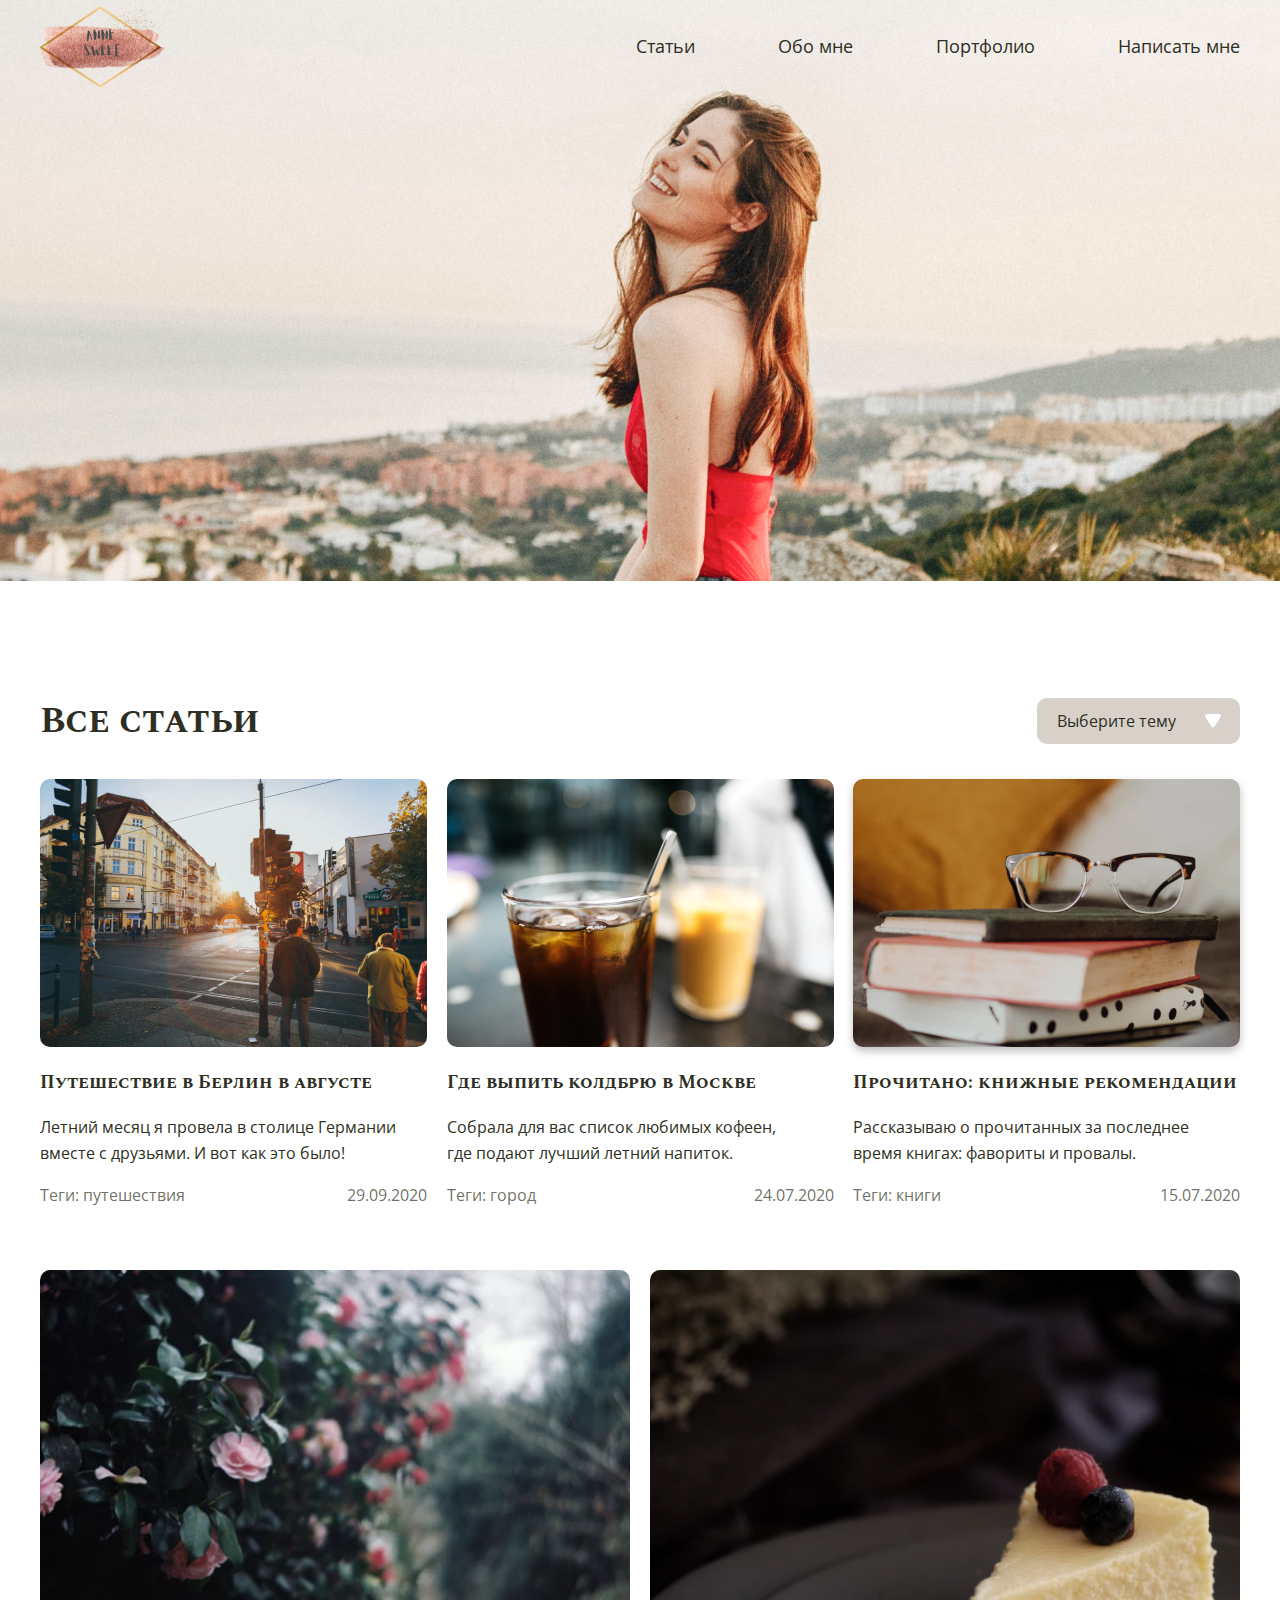
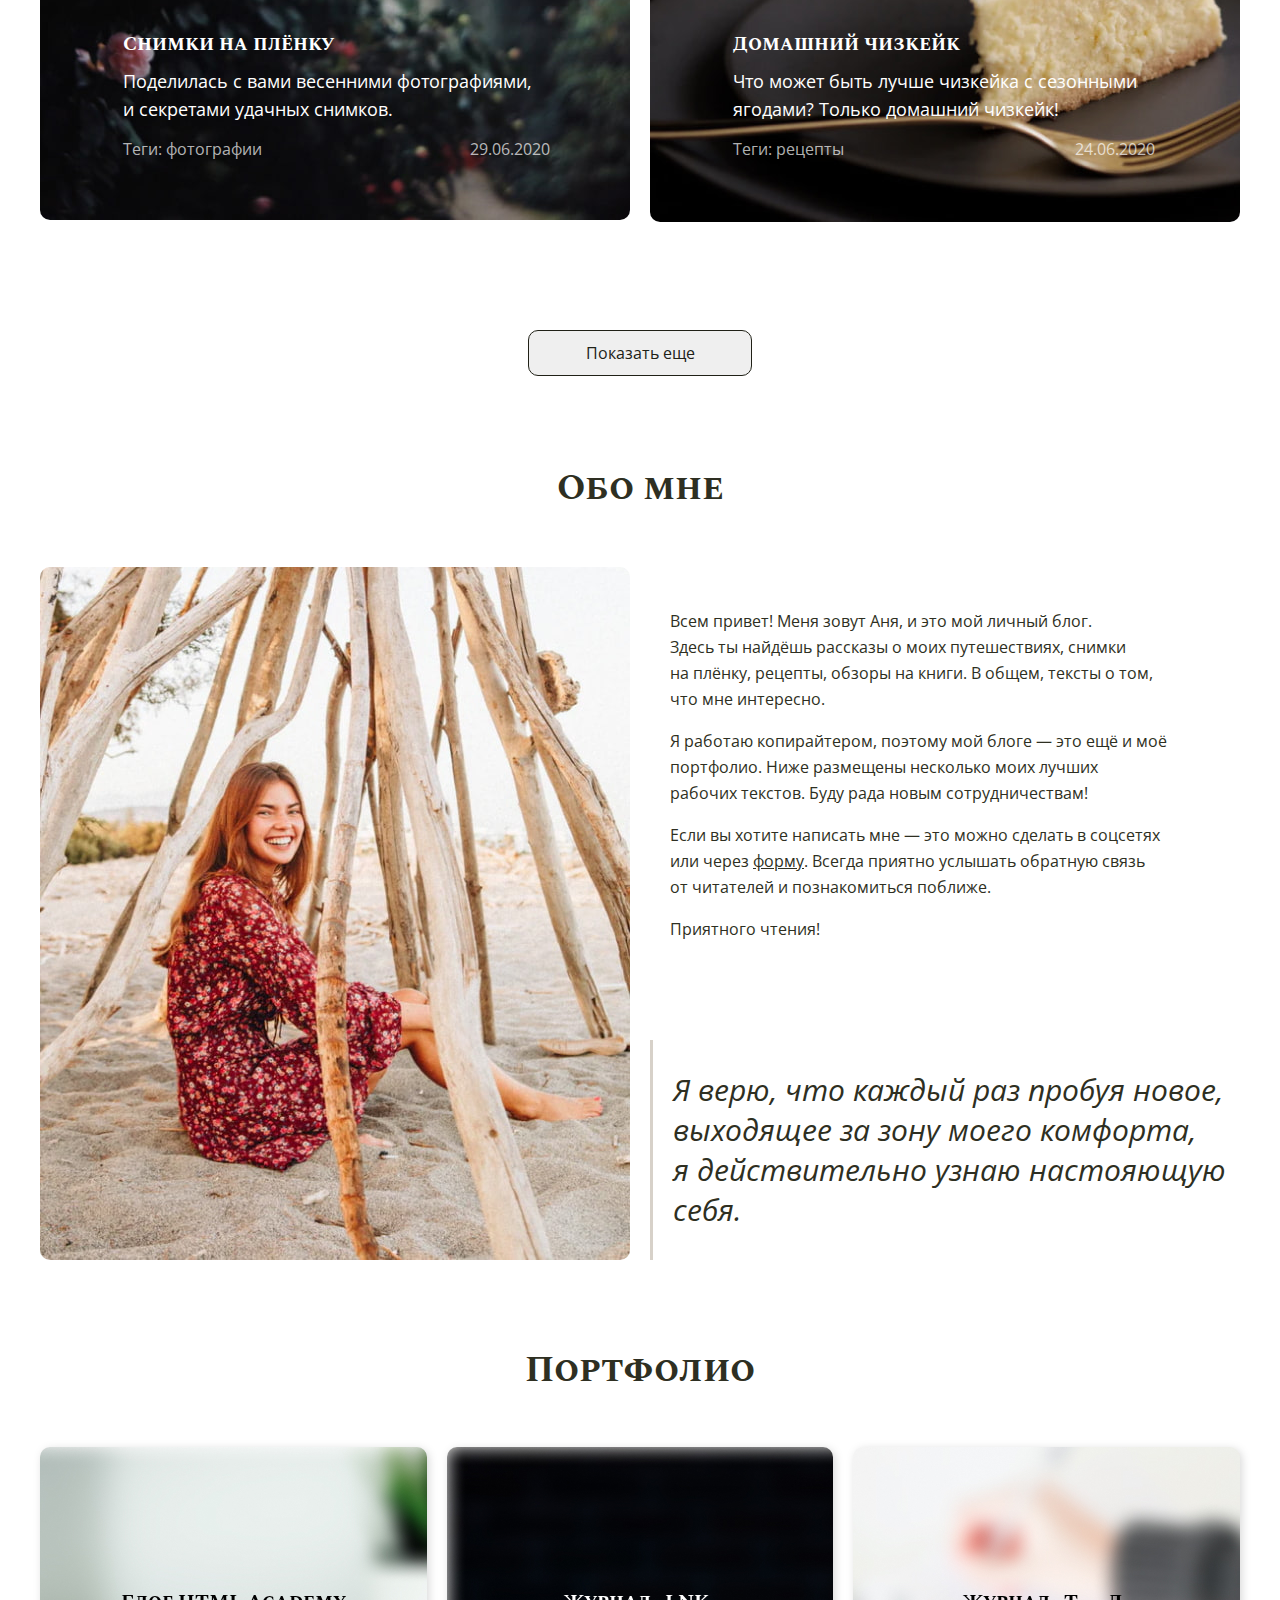
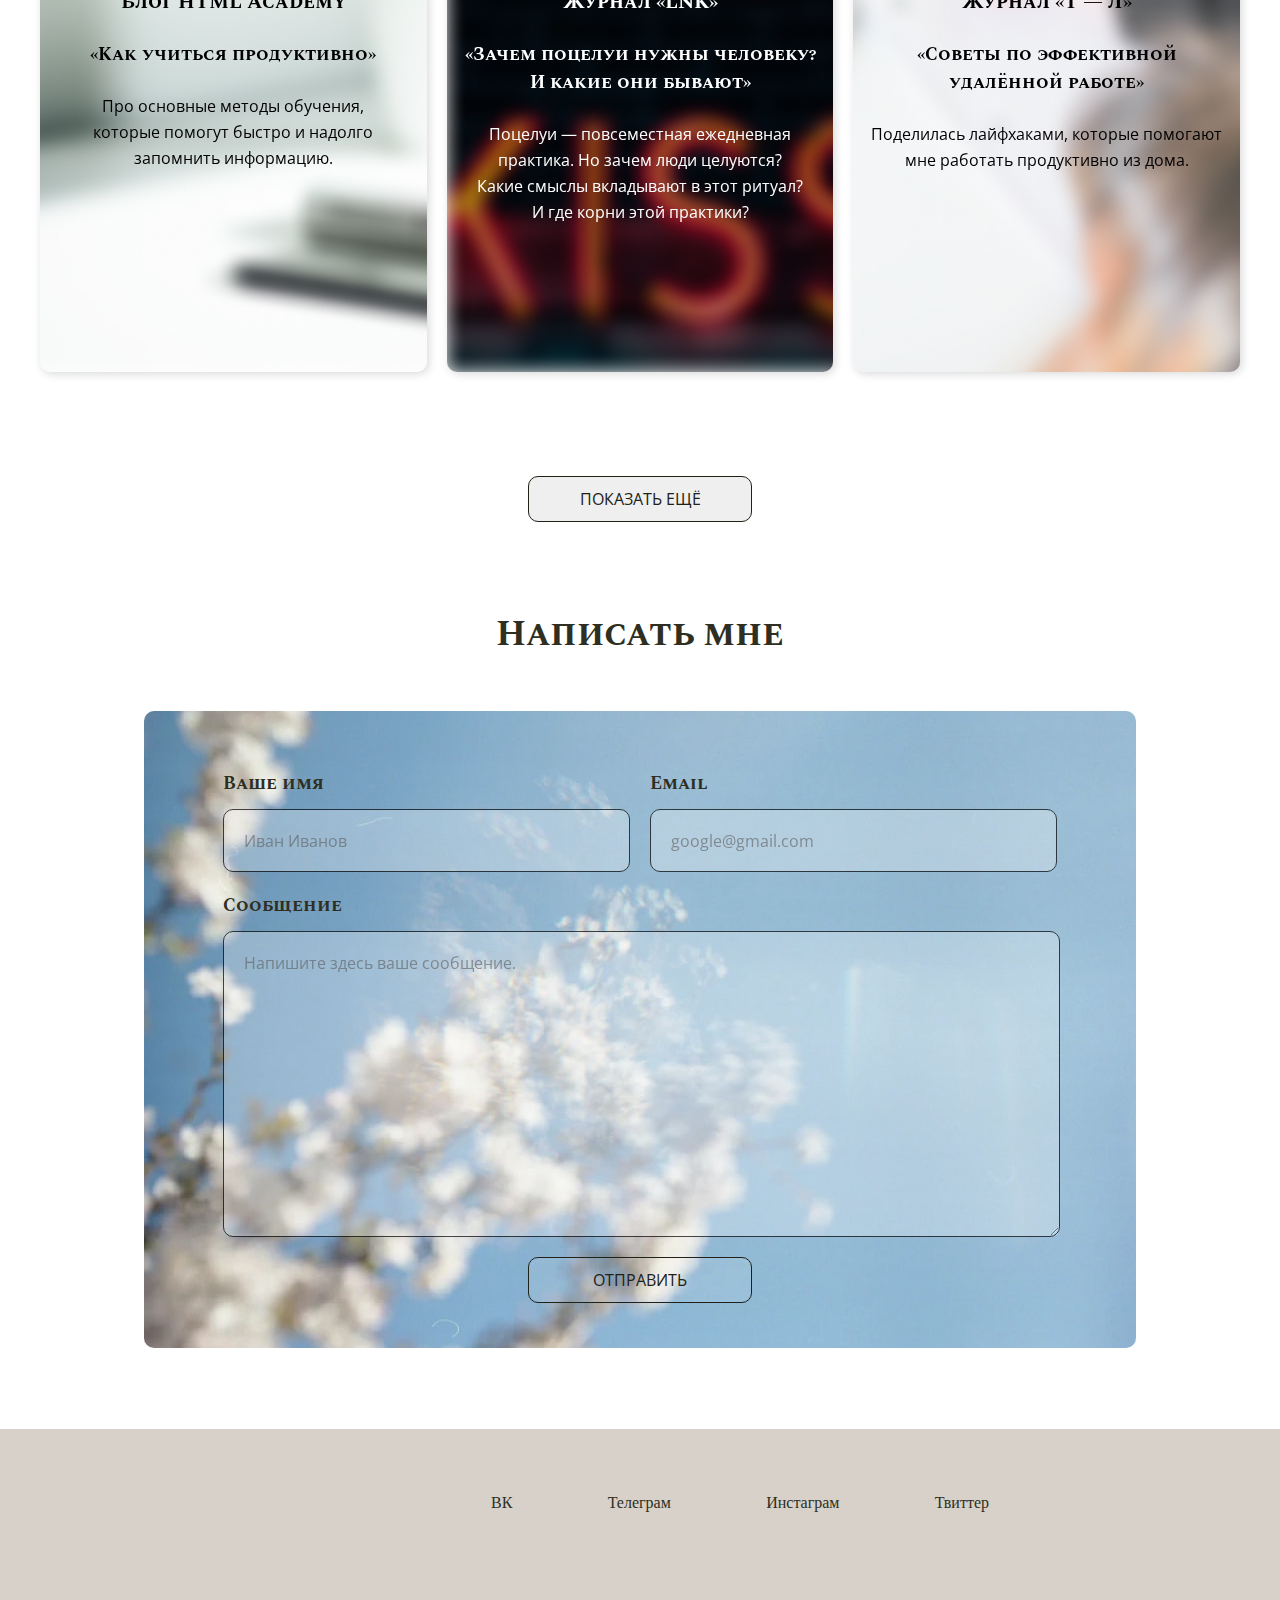
<file: index.html>
<!DOCTYPE html>
<html lang="ru">

<head>
  <meta http-equiv="Content-Type" content="text/html; charset=utf-8">
  <meta name="viewport" content="width=device-width, initial-scale=1.0">
  <meta name="Description" content="Интересные статьи из жизни Anne Sweet. Здесь ты найдёшь рассказы о моих путешествиях, снимки<br>
  на плёнку, рецепты, обзоры на книги.">
  <title>Блог Анны</title>
  <link rel="stylesheet" href="style/style.css">
</head>

<body>
  <header class="header">
    <div class="container">

      <div class="header__wrap">
        <div class="header__logo">
          <img src="img/logo.webp" width="130" height="83" alt="Anne sweet">
        </div>
        <nav class='header__nav'>
          <ul class='header__list'>
            <li class='header__item'>
              <a href="#articles" class='header__link'>Статьи</a>
            </li>
            <li class='header__item'>
              <a href="#blog" class='header__link'>Обо мне</a>
            </li>
            <li class='header__item'>
              <a href="#portfolio" class='header__link'>Портфолио</a>
            </li>
            <li class='header__item'>
              <a href="#write" class='header__link'>Написать мне</a>
            </li>
          </ul>
        </nav>
      </div>
    </div>
  </header>

  <main>

    <div class="container">
      <section class="articles" id='articles'>
        <header class='articles__header'>
          <h2 class="articles__title">Все статьи</h2>
          <label for='select' class='articles__label'>Выберите категорию статей</label>
          <select id='select' class='articles__select'>
            <option hidden>Выберите тему</option>
            <option value="travels">Путешествия</option>
            <option value="city">Город</option>
            <option value="books">Книги</option>
            <option value="images">Фотографии</option>
            <option value="cook">Рецепты</option>
            <option value="all">Все статьи</option>
          </select>

        </header>
        <div class='articles__content-1'>
          <article data-category="travels" class='articles__category'>
            <a href="Article.html" class="articles__link">
              <img src="img/article-1.jpg" alt="Лето в Берлине" class="articles__img" width='387' height='268'>
              <div class='articles__main'>
                <h3 class='articles__subtitle'>Путешествие в Берлин в августе </h3>
                <p class='articles__description'>Летний месяц я провела в столице Германии<br>
                  вместе с друзьями. И вот как это было!</p>
              </div>
              <div class='articles__bottom'>
                <span class='articles__tags'>Теги: путешествия</span>
                <time datetime="2020-09-29">29.09.2020</time>
              </div>
            </a>
          </article>
          <article class='articles__category' data-category="city">
            <a href="Article.html" class="articles__link">
              <img src="img/article-2.jpg" alt="Напиток: Колдрбю" class="articles__img" width='387' height='268'>
              <div class='articles__main'>
                <h3 class='articles__subtitle'>Где выпить колдбрю в Москве</h3>
                <p class='articles__description'>Собрала для вас список любимых кофеен,<br>
                  где подают лучший летний напиток.</p>
              </div>
              <div class='articles__bottom'>
                <span class='articles__tags'>Теги: город</span>
                <time datetime="2020-07-24">24.07.2020</time>
              </div>
            </a>
          </article>
          <article class='articles__category' data-category="books">
            <a href="Article.html" class="articles__link">
              <img src="img/article-3.jpg" alt="Книги и очки" class="articles__img article-3" width='387' height='268'>
              <div class='articles__main'>
                <h3 class='articles__subtitle'>Прочитано: книжные рекомендации</h3>
                <p class='articles__description'>Рассказываю о прочитанных за последнее<br>
                  время книгах: фавориты и провалы.</p>
              </div>
              <div class='articles__bottom'>
                <span class='articles__tags'>Теги: книги</span>
                <time datetime="2020-07-15">15.07.2020</time>
              </div>
            </a>
          </article>
        </div>
        <div class='articles__content-2 '>
          <article class='articles__block-1 articles__category' data-category="images">
            <a href="Article.html" class="articles__link">
              <img src="img/article-4.jpg" alt="Куст с розовыми цветами" class='articles__img' height='550' width='590'>
              <div class='articles__main'>
                <div>
                  <h3 class='articles__subtitle'>Снимки на плёнку</h3>
                  <p class='articles__description'>Поделилась с вами весенними фотографиями, <br>
                    и секретами удачных снимков.</p>
                </div>
                <div class='articles__bottom'>
                  <span class='articles__tags'>Теги: фотографии</span>
                  <time datetime="2020-06-29">29.06.2020</time>
                </div>
              </div>
            </a>
          </article>
          <article class='articles__block-2 articles__category' data-category="cook">
            <a href="Article.html" class="articles__link">
              <img src="img/article-5.jpg" alt="Чизкейк" class='articles__img' height='552' width='590'>
              <div class='articles__main'>
                <div>
                  <h3 class='articles__subtitle'>Домашний чизкейк</h3>
                  <p class='articles__description'>Что может быть лучше чизкейка с сезонными<br>
                    ягодами? Только домашний чизкейк!</p>
                </div>
                <div class='articles__bottom'>
                  <span class='articles__tags'>Теги: рецепты</span>
                  <time datetime="2020-06-24">24.06.2020</time>
                </div>
              </div>
            </a>
          </article>
        </div>

        <button class="articles__button">Показать еще</button>
      </section>
    </div>

    <div class="container">
      <section id='blog' class="blog">
        <h2 class='blog__title'>Обо мне</h2>
        <div class='blog__about-me'>
          <img src='img/about-me.jpg' alt='Девушка сидит на песке' class='blog__img' height='693' width='590'>
          <div class='blog__post'>
            <div class='blog__paragraphs'>
              <p class='blog__paragraph'>Всем привет! Меня зовут Аня, и это мой личный блог.<br>
                Здесь ты найдёшь рассказы о моих путешествиях, снимки<br>
                на плёнку, рецепты, обзоры на книги. В общем, тексты о том,<br>
                что мне интересно.
              </p>
              <p class='blog__paragraph'>
                Я работаю копирайтером, поэтому мой блоге — это ещё и моё<br>
                портфолио. Ниже размещены несколько моих лучших<br>
                рабочих текстов. Буду рада новым сотрудничествам! <br>
              </p>
              <p class='blog__paragraph'>
                Если вы хотите написать мне — это можно сделать в соцсетях<br>
                или через <a href="#write">форму</a>. Всегда приятно услышать обратную связь<br>
                от читателей и познакомиться поближе.
              </p>
              <p class='blog__paragraph paragraph-3'>
                Приятного чтения!
              </p>
            </div>
            <div class='blog__think'>
              <p>Я верю, что каждый раз пробуя новое,<br>
                выходящее за зону моего комфорта,<br>
                я действительно узнаю настояющую<br>
                себя.
            </div>
          </div>
        </div>
      </section>

    </div>
    <div class="container">

      <section class="portfolio" id='portfolio'>

        <h2 class="portfolio__title">Портфолио</h2>
        <div class="portfolio__posts">
          <div class='portfolio__post-1'>
            <h3 class='portfolio__subtitle'>Блог HTML Academy</h3>
            <h4 class='portfolio__subtitle-sub'>«Как учиться продуктивно»</h4>
            <p class='portfolio__paragraph'>Про основные методы обучения,<br>
              которые помогут быстро и надолго<br>
              запомнить информацию.</p>
          </div>
          <div class='portfolio__post-2'>
            <h3 class='portfolio__subtitle'>Журнал «LNK»</h3>
            <h4 class='portfolio__subtitle-sub'>«Зачем поцелуи нужны человеку?<br>
              И какие они бывают»</h4>
            <p class='portfolio__paragraph'>Поцелуи — повсеместная ежедневная<br>
              практика. Но зачем люди целуются?<br>
              Какие смыслы вкладывают в этот ритуал?<br>
              И где корни этой практики?</p>
          </div>
          <div class='portfolio__post-3'>
            <h3 class='portfolio__subtitle'>Журнал «Т — Л»</h3>
            <h4 class='portfolio__subtitle-sub'>«Советы по эффективной<br>
              удалённой работе»</h4>
            <p class='portfolio__paragraph'>Поделилась лайфхаками, которые помогают<br>
              мне работать продуктивно из дома. </p>
          </div>
        </div>
        <button class="portfolio__button">ПОКАЗАТЬ ЕЩЁ</button>
      </section>

    </div>
    <div class="container">
      <div class='container__write'>
        <section class="write" id='write'>
          <h2 class="write__title">Написать мне</h2>
          <fieldset class='write__field'>
            <form method="post">
              <div class='write__data'>
                <div class='write__name'>
                  <label for="name">Ваше имя</label><br>
                  <input type='text' class="write__input write__text" name='name' id='name' placeholder='Иван Иванов'
                    required>
                </div>
                <div class='write__email'>
                  <label for="email">Email</label><br>
                  <input type="email" class="write__input write__text" id="email" name="email"
                    placeholder='google@gmail.com' required>
                </div>
              </div>
              <div class='write__comment-field'>
                <label for='write-field'>Сообщение</label>
                <textarea class="write__comment write__text" id="write-field"
                  placeholder="Напишите здесь ваше сообщение." rows='12' minlength='10' maxlength='200'
                  required></textarea>
              </div>
              <input type="submit" class='write__button' value="ОТПРАВИТЬ">
            </form>
          </fieldset>
        </section>
      </div>
    </div>
  </main>
  <footer class="footer">
    <nav class='footer__nav'>
      <ul class="footer__list">
        <li><a href='#' class='footer__link'>ВК</a></li>
        <li><a href='#' class='footer__link'>Телеграм</a></li>
        <li><a href='#' class='footer__link'>Инстаграм</a></li>
        <li><a href='#' class='footer__link'>Твиттер</a></li>
      </ul>
    </nav>
  </footer>
  <link
    href="https://fonts.googleapis.com/css2?family=Open+Sans:ital,wght@0,400;0,700;1,400&family=Spectral+SC:wght@700&display=swap"
    rel="stylesheet">
  <script src='js/filter.js'></script>
  <script src='js/message.js'></script>
</body>

</html>
</file>
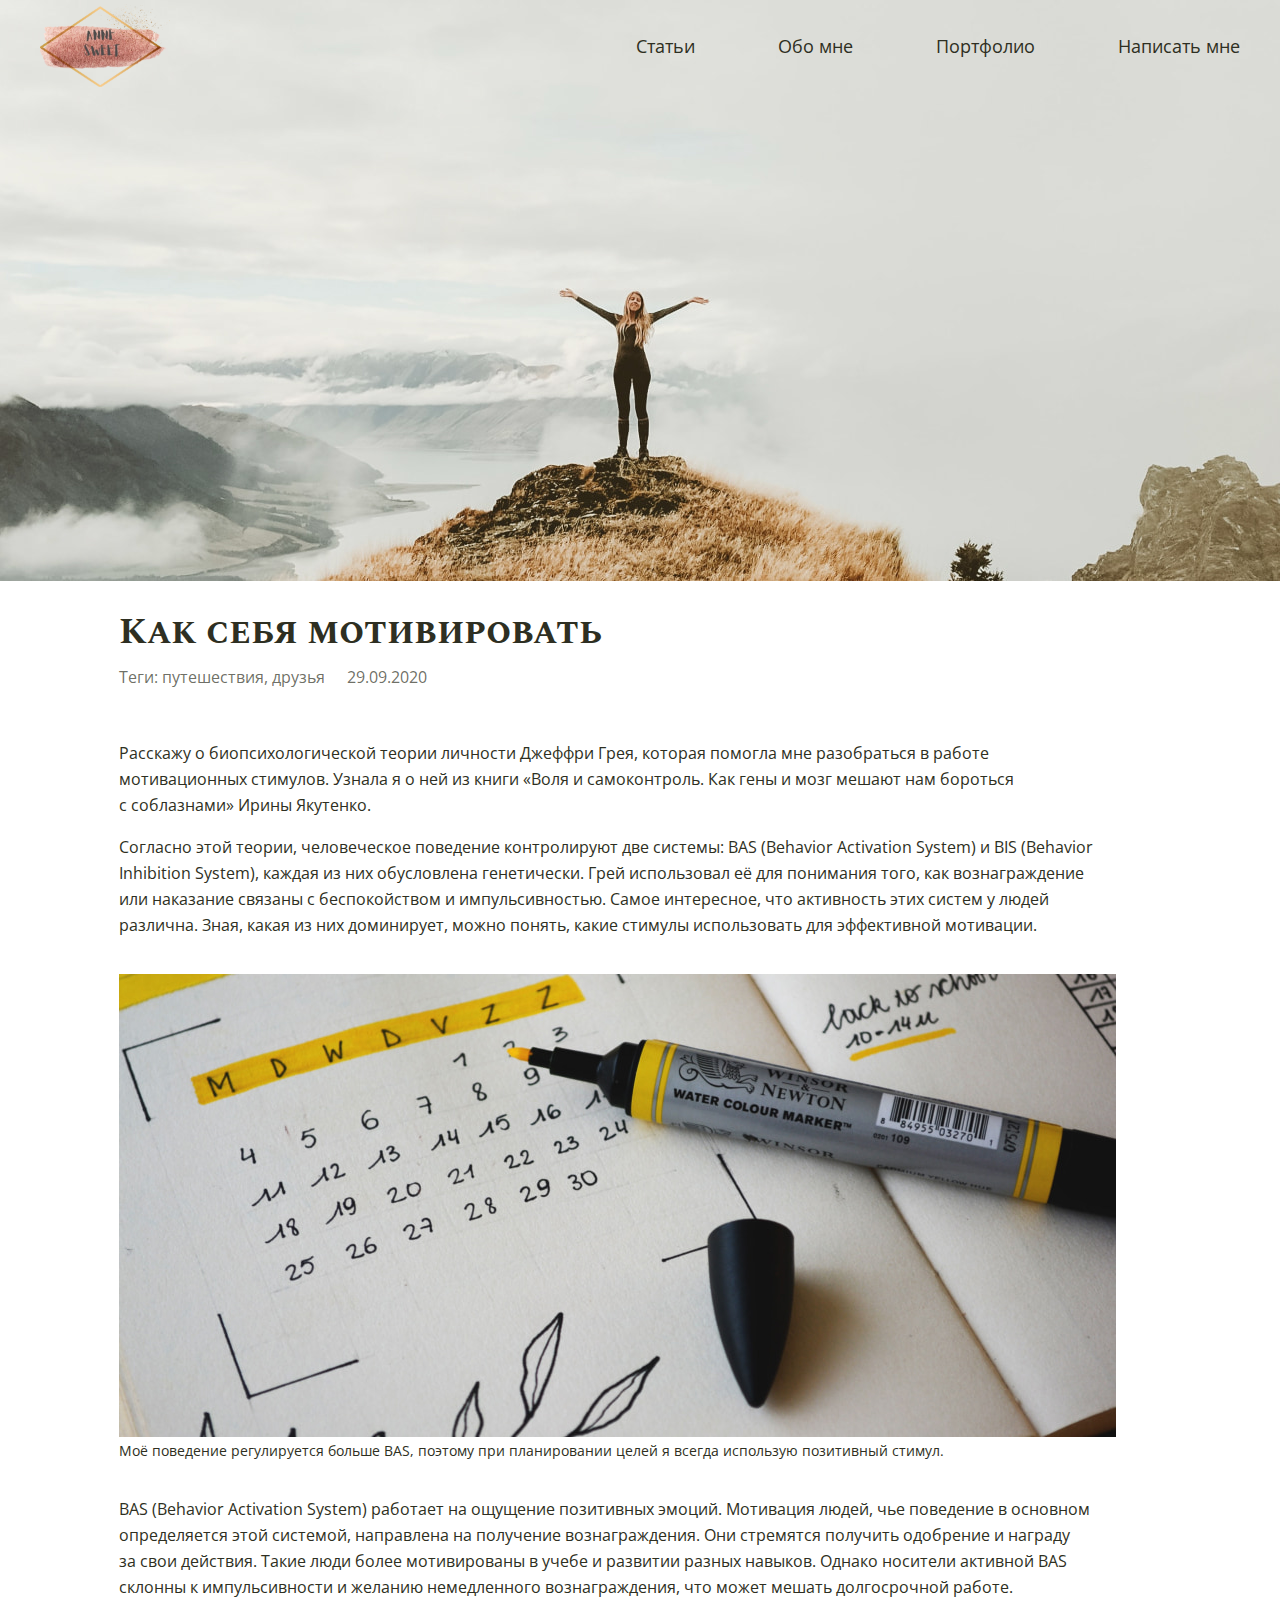
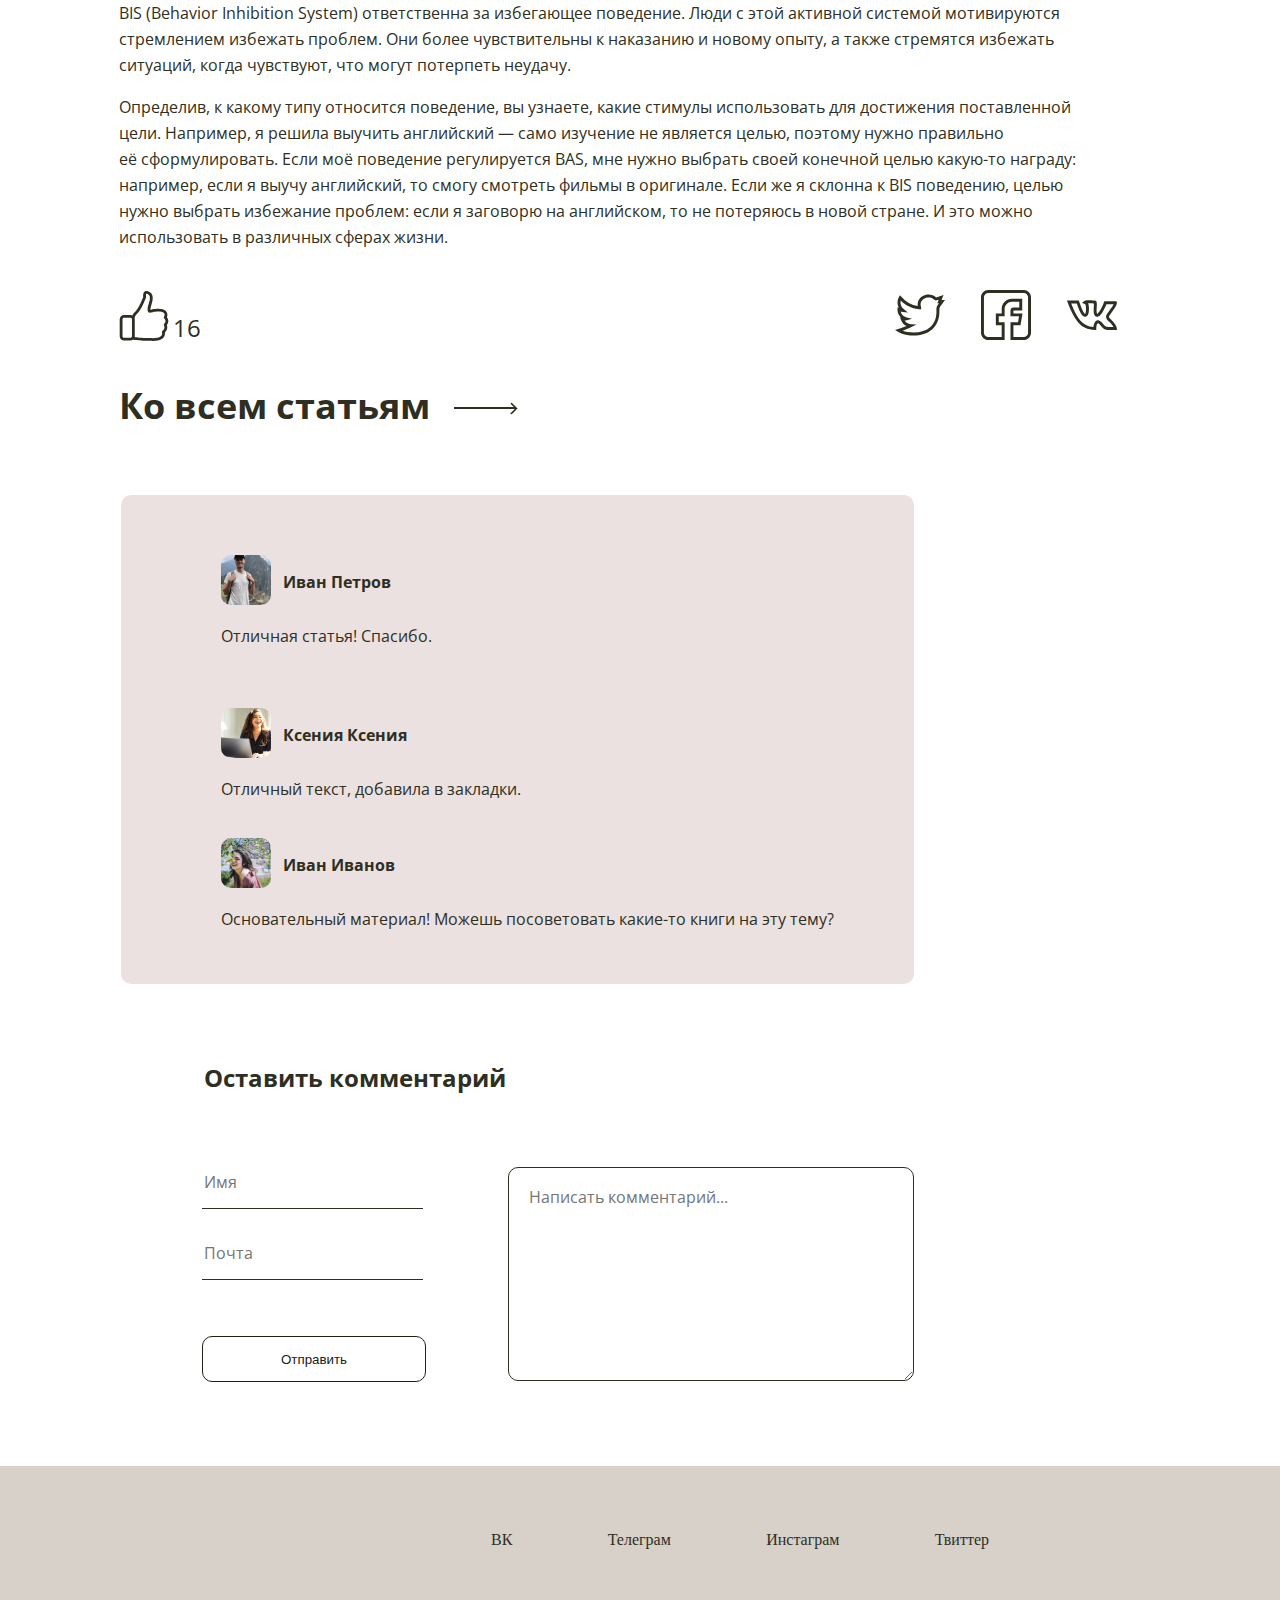
<file: Article.html>
<!DOCTYPE html>
<html lang="ru">

<head>
    <meta http-equiv="Content-Type" content="text/html; charset=utf-8">
    <meta name="viewport" content="width=device-width, initial-scale=1.0">
    <meta name="Description" content="Как себя мотивировать, практические советы">
    <title>Блог Анны</title>
    <link rel="stylesheet" href="style/style.css">

</head>

<body>
    <header class="header-2">
        <div class="container">

            <div class="header__wrap">
                <div class="header__logo">
                    <a href="index.html"><img src="img/logo.webp" width="130" height="83" alt="Anne sweet"></a>
                </div>
                <nav class='header__nav'>
                    <ul class='header__list'>
                        <li class='header__item'>
                            <a href="index.html#articles" class='header__link'>Статьи</a>
                        </li>
                        <li class='header__item'>
                            <a href="index.html#blog" class='header__link'>Обо мне</a>
                        </li>
                        <li class='header__item'>
                            <a href="index.html#portfolio" class='header__link'>Портфолио</a>
                        </li>
                        <li class='header__item'>
                            <a href="index.html#write" class='header__link'>Написать мне</a>
                        </li>
                    </ul>
                </nav>
            </div>
        </div>
    </header>

    <main>

        <section class="article__container">
            <h1 class='article__title'>Как себя мотивировать</h1>
            <div class='article__bottom'>
                <span class='article__tags'>Теги: путешествия, друзья</span>
                <time datetime="2020-09-29">29.09.2020</time>
            </div>
            <p class='article__paragraphs'>
                Расскажу о биопсихологической теории личности Джеффри Грея, которая помогла мне разобраться в работе<br>
                мотивационных стимулов. Узнала я о ней из книги «Воля и самоконтроль. Как гены и мозг мешают нам
                бороться<br> с соблазнами» Ирины Якутенко.
            </p>
            <p class='article__paragraphs'>
                Согласно этой теории, человеческое поведение контролируют две системы: BAS (Behavior Activation System)
                и BIS (Behavior<br> Inhibition System), каждая из них обусловлена генетически. Грей использовал её для
                понимания того, как вознаграждение<br> или наказание связаны с беспокойством и импульсивностью. Самое
                интересное, что активность этих систем у людей<br> различна. Зная, какая из них доминирует, можно
                понять, какие стимулы использовать для эффективной мотивации.
            </p>

            <figure class='article__figure'>
                <img src='img/Article.jpg' class='article__img' width='997' height='463' alt='Календарь'>
                <figcaption>Моё поведение регулируется больше BAS, поэтому при планировании целей я всегда использую
                    позитивный стимул.</figcaption>
            </figure>

            <p class='article__paragraphs'>
                BAS (Behavior Activation System) работает на ощущение позитивных эмоций. Мотивация людей, чье
                поведение в основном <br>определяется этой системой, направлена на получение вознаграждения. Они
                стремятся получить одобрение и награду<br> за свои действия. Такие люди более мотивированы в учебе и
                развитии разных навыков. Однако носители активной BAS<br> склонны к импульсивности и желанию
                немедленного вознаграждения, что может мешать долгосрочной работе.<br> BIS (Behavior Inhibition System)
                ответственна за избегающее поведение. Люди с этой активной системой мотивируются<br> стремлением
                избежать проблем. Они более чувствительны к наказанию и новому опыту, а также стремятся избежать<br>
                ситуаций, когда чувствуют, что могут потерпеть неудачу.
            </p>

            <p class='article__paragraphs'>
                Определив, к какому типу относится поведение, вы узнаете, какие стимулы использовать для достижения
                поставленной<br> цели. Например, я решила выучить английский — само изучение не является целью, поэтому
                нужно правильно<br> её сформулировать. Если моё поведение регулируется BAS, мне нужно выбрать своей
                конечной целью какую-то награду:<br> например, если я выучу английский, то смогу смотреть фильмы в
                оригинале. Если же я склонна к BIS поведению, целью<br> нужно выбрать избежание проблем: если я заговорю
                на английском, то не потеряюсь в новой стране. И это можно<br> использовать в различных сферах жизни.
            </p>
            <div class='article__like-social'>
                <div class='article__like-button'>
                    <button class="article__like" aria-label='like'></button>
                    <span class="article__likes-number">16</span>
                </div>
                <div class='article__social'>
                    <a href="#" class="article__social-link"><img src='img/twitter.svg' width='50' height='50'
                            alt='Twitter'></a>
                    <a href="#" class="article__social-link"><img src='img/facebook.svg' width='50' height='50'
                            alt='Facebook'></a>
                    <a href="#" class="article__social-link"><img src='img/vk.svg' width='50' height='50' alt='VK'></a>
                </div>
            </div>

            <a href='index.html#articles' class='article__link'>
                Ко всем статьям
            </a>

        </section>

        <section class='comments__container'>
            <div class='comments__field'>
                <ul class='comments__list'>
                    <li class="comments__comment comments__comment1">
                        <div class='comments__user'>
                            <img src='img/com-1.jpg' alt='Мужчина на фоне горы' width='50' height='50'
                                class='comments__img'>
                            <p class='comments__name'>Иван Петров</p>
                        </div>
                        <p class='comments__text'>Отличная статья! Спасибо.</p>
                    </li>
                    <li class="comments__comment">
                        <div class='comments__user'>
                            <img src='img/com-2.jpg' alt="Девушка за ноутбуком" width='50' height='50'
                                class='comments__img'>
                            <p class='comments__name'>Ксения Ксения</p>
                        </div>
                        <p class='comments__text'>Отличный текст, добавила в закладки.</p>
                    </li>
                    <li class="comments__comment">
                        <div class='comments__user'>
                            <img src='img/com-3.jpg' alt="Девушка и ветки цветущего дерева" width='50' height='50'
                                class='comments__img'>
                            <p class='comments__name'>Иван Иванов</p>
                        </div>
                        <p class='comments__text'>Основательный материал! Можешь посоветовать какие-то книги на эту
                            тему?</p>
                    </li>
                </ul>
            </div>
            <h2 class='comments__title'>Оставить комментарий</h2>
            <form class='comments__form' name="comment" method="post">
                <div class='comments__inputs'>
                    <p>

                        <input type="text" id="name" name="name" placeholder='Имя'
                            class='comments__input comments__input-sring comments__input-name' required
                            aria-label='Имя'>
                    </p>
                    <p>

                        <input type="email" id="email" name="email" placeholder="Почта"
                            class='comments__input comments__input-sring comments__input-email' required
                            aria-label='Почта'>
                    </p>

                    <button type="submit" class='comments__button'>Отправить</button>

                </div>
                <div>

                    <textarea name="comments__area" class='comments__area comments__input' id='comments-area'
                        placeholder='Написать комментарий...' rows='8' minlength='10' maxlength="200" required
                        aria-label='Комментарий'></textarea>
                </div>

            </form>
        </section>

    </main>
    <footer class="footer">
        <nav class='footer__nav'>
            <ul class="footer__list">
                <li><a href='#' class='footer__link'>ВК</a></li>
                <li><a href='#' class='footer__link'>Телеграм</a></li>
                <li><a href='#' class='footer__link'>Инстаграм</a></li>
                <li><a href='#' class='footer__link'>Твиттер</a></li>
            </ul>
        </nav>
    </footer>
    <link
        href="https://fonts.googleapis.com/css2?family=Open+Sans:ital,wght@0,400;0,700;1,400&family=Spectral+SC:wght@700&display=swap"
        rel="stylesheet">
    <script src="js/like.js"></script>
    <script src='js/comment.js'></script>
</body>

</html>
</file>
<file: style/style.css>
body {
    margin: 0 auto;
    max-width: 1440px;
}

*,
*::after,
*::before {
    box-sizing: border-box;
}

/**/

a {
    color: #2E2F22;
    /* Цвет ссылок */
}

a:visited {
    color: #2E2F22;
    /* Цвет посещенных ссылок */
}

a:active {
    color: #2E2F22;
    /* Цвет активных ссылок */
}

/*Общий контейнер*/
.container {
    max-width: 1200px;
    margin: 0 auto;
}

/*Контейнер Хедера*/
.header__wrap {
    display: flex;
    align-items: center;
    flex-wrap: wrap;
    justify-content: space-between;
}

/*Стили фона Хедера и Хедера2*/
.header {
    background: url('../img/dekstop-1.jpg') no-repeat center;
    height: 581px;
    margin: 0;
}

.header-2 {
    background: url('../img/dekstop-2.jpg') no-repeat center;
    height: 581px;
    margin: 0;
}

/*Стил Хедера*/
.header__logo {
    margin-top: 4px;
}

.header__list {
    display: flex;
    flex-wrap: wrap;
    list-style: none;
    font-family: 'Open Sans', sans-serif;
    font-style: normal;
    font-size: 18px;
    font-weight: normal;
    color: #2E2F22;
}

.header__item {
    margin-right: 83px;

}

.header__item:last-of-type {
    margin-right: 0px;
}

.header__link {
    text-decoration: none;
}


/*Стили Новостных постов*/

.articles__header {
    display: flex;
    justify-content: space-between;
    align-items: center;
    margin-top: 83px;
    position: relative;

}

h2 {
    font-family: 'Spectral SC', serif;
    font-size: 36px;
    font-style: normal;
    font-weight: 700;
    color: #2E2F22;
    font-weight: bold;
}

.articles__label {
    position: absolute;
    right: 10%;
    width: 1px;
    height: 1px;
    margin: -1px;
    padding: 0;
    overflow: hidden;
    white-space: nowrap;
    border: 0;
    clip: rect(0 0 0 0);
    clip-path: inset(100%);
}

.articles__select {
    border: none;
    border-radius: 10px;
    width: 203px;
    height: 46px;
    font-family: 'Open Sans', sans-serif;
    font-style: normal;
    font-weight: normal;
    font-size: 16px;
    color: #2E2F22;
    padding-left: 20px;
    cursor: pointer;
    appearance: none;
    outline: none;
    background: url('../img/Polygon_1.svg') no-repeat 90% 50% #D7D1C9;
}



/*Общее стили в новостях*/
.articles__img {
    border-radius: 10px;
}

.articles__link {
    text-decoration: none;
}

.articles__category.hidden {
    display: none;
}

/*Стили первых 3х новостей*/
.articles__content-1 {
    display: flex;
    justify-content: space-between;
    flex-wrap: wrap;
}

.articles__content-1 .articles__subtitle {
    font-family: 'Spectral SC', serif;
    font-style: normal;
    font-weight: bold;
    font-size: 18px;
    line-height: 27px;
    color: #2E2F22;
}

.articles__content-1 .articles__description {
    font-family: 'Open Sans', sans-serif;
    font-style: normal;
    font-weight: normal;
    font-size: 16px;
    line-height: 26px;
    color: #2E2F22;
}

.articles__content-1 .articles__bottom {
    display: flex;
    align-items: center;
    justify-content: space-between;
    font-family: 'Open Sans', sans-serif;
    font-style: normal;
    font-weight: normal;
    font-size: 16px;
    line-height: 26px;
    color: rgba(46, 47, 34, 0.7);
}

.article-3 {
    filter: drop-shadow(0px 4px 4px rgba(0, 0, 0, 0.25));
}


/*Стили нижней строки новостей */
.articles__content-2 {
    display: flex;
    justify-content: space-between;
    flex-wrap: wrap;
    margin-top: 62px;
}


.articles__block-1 {
    position: relative;
    margin-right: 20px;
}

.articles__block-2 {
    position: relative;
}

.articles__content-2 .articles__main {
    position: absolute;
    top: 61%;
    left: 14%;
}


.articles__content-2 .articles__subtitle {
    font-family: 'Spectral SC', serif;
    font-style: normal;
    font-weight: bold;
    font-size: 20px;
    line-height: 30px;
    color: #FFFFFF;

}

.articles__content-2 .articles__description {
    font-family: 'Open Sans', sans-serif;
    font-style: normal;
    font-weight: normal;
    font-size: 18px;
    line-height: 28px;
    color: #FFFFFF;
    margin-top: -12px;
}

.articles__content-2 .articles__bottom {
    font-family: 'Open Sans', sans-serif;
    font-style: normal;
    font-weight: normal;
    font-size: 16px;
    line-height: 26px;
    color: rgba(255, 255, 255, 0.7);
    display: flex;
    justify-content: space-between;
    margin-top: -5px;
    margin-right: -18px;
}


/*Ктопка для новостей и потфолио*/

.articles__button,
.portfolio__button {
    display: block;
    margin: 0 auto;
    text-align: center;
    border: 1px solid #202117;
    border-radius: 10px;
    width: 224px;
    height: 46px;
    font-family: 'Open Sans', sans-serif;
    font-style: normal;
    font-weight: normal;
    font-size: 16px;
    color: #202117;
    margin-top: 104px;
    cursor: pointer;
}


/*Стили для Блога*/

.blog {
    margin-bottom: 83px;
}

.blog__title {
    margin-top: 85px;
    text-align: center;
    margin-bottom: 51px;
}

.blog__about-me {
    display: flex;

}

.blog__img {
    border-radius: 10px;
}

.blog__post {
    margin-top: 25px;
    color: #2E2F22;
    display: flex;
    flex-direction: column;
    justify-content: space-between;
}

.blog__paragraphs {
    font-family: 'Open Sans', sans-serif;
    font-style: normal;
    font-weight: normal;
    font-size: 16px;
    line-height: 26px;
    margin-left: 40px;
}


.blog__think {
    font-family: 'Open Sans', sans-serif;
    font-style: italic;
    font-weight: normal;
    font-size: 30px;
    line-height: 40px;
    color: #2E2F22;
    border-left: 3px solid #D7D1C9;
    margin-left: 20px;
    padding-left: 20px;
    margin-top: 70px;
}


/*Стили Портфолио*/

.portfolio {
    margin-top: 83px;
}

.portfolio__title {
    text-align: center;
    margin-bottom: 49px;
}

.portfolio__posts {
    display: flex;

}

.portfolio__subtitle {
    text-align: center;
    font-family: 'Spectral SC', serif;
    font-style: normal;
    font-weight: bold;
    font-size: 20px;
    line-height: 30px;
    margin-top: 140px;
}

.portfolio__subtitle-sub {
    text-align: center;
    font-family: 'Spectral SC';
    font-style: normal;
    font-weight: bold;
    font-size: 18px;
    line-height: 28px;
}

.portfolio__paragraph {
    text-align: center;
    font-family: 'Open Sans', sans-serif;
    font-style: normal;
    font-weight: normal;
    font-size: 16px;
    line-height: 26px;
}

.portfolio__post-1 {
    background-image: url('../img/portfolio-1.jpg');
    width: 387px;
    height: 525px;
    margin-right: 20px;
    border-radius: 10px;
    filter: drop-shadow(2px 2px 4px rgba(0, 0, 0, 0.15));
}

.portfolio__post-2 {
    background: url('../img/portfolio-2.jpg');
    color: #FFFFFF;
    margin-right: 20px;
    width: 387px;
    height: 525px;
    border-radius: 10px;
    filter: drop-shadow(2px 2px 4px rgba(0, 0, 0, 0.15));
}

.portfolio__post-3 {
    background-image: url('../img/portfolio-3.jpg');
    width: 387px;
    height: 525px;
    border-radius: 10px;
    filter: drop-shadow(2px 2px 4px rgba(0, 0, 0, 0.15));
}


/* Стили "Написать мне"*/

.container__write {
    max-width: 996px;
    margin: 0 auto;
    max-height: 741px;
}

.write {
    margin-top: 85px;
}

.write__title {
    text-align: center;
    margin-bottom: 49px;
}

.write__field {
    font-family: 'Spectral SC', serif;
    font-style: normal;
    font-weight: bold;
    font-size: 18px;
    color: #2E2F22;
    background: url('../img/write.jpg') no-repeat;
    border-radius: 10px;
    border: none;
    height: 637px;
    background-size: cover;
}

.write__comment-field {
    display: flex;
    flex-direction: column;
    margin-left: 65px;
}

.write__comment.warning {
    color: #ff0000;
    border-color: #ff0000;
}

.write__data {
    display: flex;
    justify-content: center;
    margin-top: 53px;
    margin-bottom: 20px;
}

.write__text {
    padding: 20px 20px;
    font-family: 'Open Sans', sans-serif;
    font-style: normal;
    font-weight: normal;
    font-size: 16px;
    line-height: 22px;
    color: #202117;
    opacity: 0.7;
    background: rgba(255, 255, 255, 0.4);
    border: 1px solid #000000;
    border-radius: 10px;
    outline: none;
}

.write__email {
    margin-left: 20px;
}

.write__input {
    margin-top: 12px;
    width: 407px;
    height: 63px;
}

.write__comment {
    margin-top: 12px;
    width: 837px;
}

.write__button {
    display: block;
    margin: 0 auto;
    margin-top: 20px;
    width: 224px;
    height: 46px;
    border: 1px solid #202117;
    cursor: pointer;
    background: rgba(255, 255, 255, 0.1);
    border: 1px solid #202117;
    border-radius: 10px;
    font-family: 'Open Sans', sans-serif;
    font-style: normal;
    font-weight: normal;
    font-size: 16px;
    color: #202117;

}

.write__button:disabled {
    opacity: 0.4;
    border-color: #010127;
    cursor: default;
}



/*Стили общего Футера*/

.footer {
    margin-top: 81px;
    width: 1440px;
    height: 181px;
    background: #D7D1C9;
}

.footer__list {
    max-width: 538px;
    margin: 0 auto;
    display: flex;
    list-style: none;
    justify-content: space-between;
    align-items: center;
    padding-top: 65px;
}

.footer__link {
    text-decoration: none;
}




/*Контейнер Новостной страницы*/


.article__container {
    max-width: 998px;
    margin-left: 119px;
}

/*Стили "Как себя мотивировать"*/
.article__title {
    font-family: 'Spectral SC', serif;
    font-style: normal;
    font-weight: bold;
    font-size: 36px;
    line-height: 55px;
    color: #2E2F22;
}

.article__bottom {
    font-family: 'Open Sans', sans-serif;
    font-style: normal;
    font-weight: normal;
    font-size: 16px;
    line-height: 26px;
    color: rgba(46, 47, 34, 0.7);
    margin-bottom: 50px;
    margin-top: -20px;
}

.article__tags {
    margin-right: 18px;

}

.article__paragraphs {
    text-align: left;
    font-family: 'Open Sans', sans-serif;
    font-style: normal;
    font-weight: normal;
    font-size: 16px;
    line-height: 26px;
    color: #2E2F22;
}

.article__figure {
    margin: 0 auto;
    font-family: 'Open Sans', sans-serif;
    font-style: normal;
    font-weight: normal;
    font-size: 14px;
    color: #2E2F22;
    padding-bottom: 20px;
}

.article__img {
    margin-top: 20px;
}

.article__like-social {
    display: flex;
    justify-content: space-between;
    align-items: center;
    margin-top: 40px;
}

.article__like {
    border: none;
    background-color: #FFFFFF;
    background: url('../img/like.svg') no-repeat;
    outline: none;
    cursor: pointer;
    width: 50px;
    height: 50px;
}

.article__like.added {
    background: url('../img/like_1.svg') no-repeat;
}

.article__likes-number {
    font-family: 'Open Sans', sans-serif;
    font-style: normal;
    font-weight: normal;
    font-size: 24px;
    color: #2E2F22;
    vertical-align: bottom;
}

.article__social-link {
    margin-left: 32px;
}


.article__link {
    display: inline-block;
    position: relative;
    text-decoration: none;
    font-family: 'Open Sans', sans-serif;
    font-style: normal;
    font-weight: bold;
    font-size: 36px;
    color: #2E2F22;
    margin-top: 37px;
    padding-right: 90px;
}


.article__link::before,
.article__link::after {
    position: absolute;
    content: "";
    right: 1%;
}

.article__link::before {
    background: #2E2F22;
    width: 62px;
    height: 2px;
    top: 53%;
}

.article__link::after {
    top: 46%;
    width: 9px;
    height: 9px;
    border-top: 2px solid #2E2F22;
    border-right: 2px solid #2E2F22;
    transform: rotate(45deg);
    border-radius: 10%;
}


/*Стили Комментариев */

/*контейнер комментариев*/
.comments__container {
    max-width: 793px;
    margin-left: 121px;
    margin-top: 65px;

}

.comments__field {
    border-radius: 10px;
    background: #ECE1E1;
    min-height: 429px;
    display: flex;
    justify-content: center;
    margin-bottom: 77px;
    box-sizing: border-box;

}

.comments__list {
    display: flex;
    flex-direction: column;
    justify-content: space-around;
    align-items: flex-start;
    padding-left: 100px;
    padding-right: 80px;
    padding-top: 44px;
}

.comments__comment {
    list-style: none;
    margin-bottom: 22px;
}

.comments__comment1 {
    margin-bottom: 45px;
}

.comments__user {
    display: flex;
}

.comments__name {
    font-family: 'Open Sans', sans-serif;
    font-style: normal;
    font-size: 16px;
    line-height: 22px;
    color: #2E2F22;
    font-weight: bold;
}

.comments__img {
    width: 50px;
    height: 50px;
    border-radius: 10px;
    margin-right: 12px;
}

.comments__text {
    font-family: 'Open Sans', sans-serif;
    font-style: normal;
    font-weight: normal;
    font-size: 16px;
    line-height: 22px;
    color: #2E2F22;
}

.comments__title {
    font-family: 'Open Sans', sans-serif;
    font-style: normal;
    font-weight: bold;
    font-size: 24px;
    line-height: 33px;
    color: #2E2F22;
    margin-left: 83px;
    margin-bottom: 60px;
}

.comments__form {
    display: flex;
    flex-wrap: wrap;
    justify-content: space-between;
    align-items: flex-end;
}

.comments__inputs {
    display: flex;
    flex-direction: column;
    margin-left: 81px;
    margin-bottom: 3px;
}

.comments__input {
    font-family: 'Open Sans', sans-serif;
    font-style: normal;
    font-weight: normal;
    font-size: 16px;
    line-height: 22px;
    color: #2E2F22;
    outline: none;
}

.comments__input-sring {
    border: none;
    border-bottom: 1px solid #2E2F22;
    width: 221px;
    padding-bottom: 15px;

}

.comments__button {
    width: 224px;
    height: 46px;
    border: 1px solid #202117;
    border-radius: 10px;
    margin-top: 40px;
    color: #202117;
    background-color: #FFFFFF;
    cursor: pointer;
}

.comments__button:disabled {
    opacity: 0.25;
    cursor: default;
}

.comments__area {
    width: 406px;
    border: 1px solid #2E2F22;
    border-radius: 10px;
    padding: 18px 20px;

}

.comments__area.warning {
    color: #ff0000;
    border-color: #ff0000;
}
</file>
